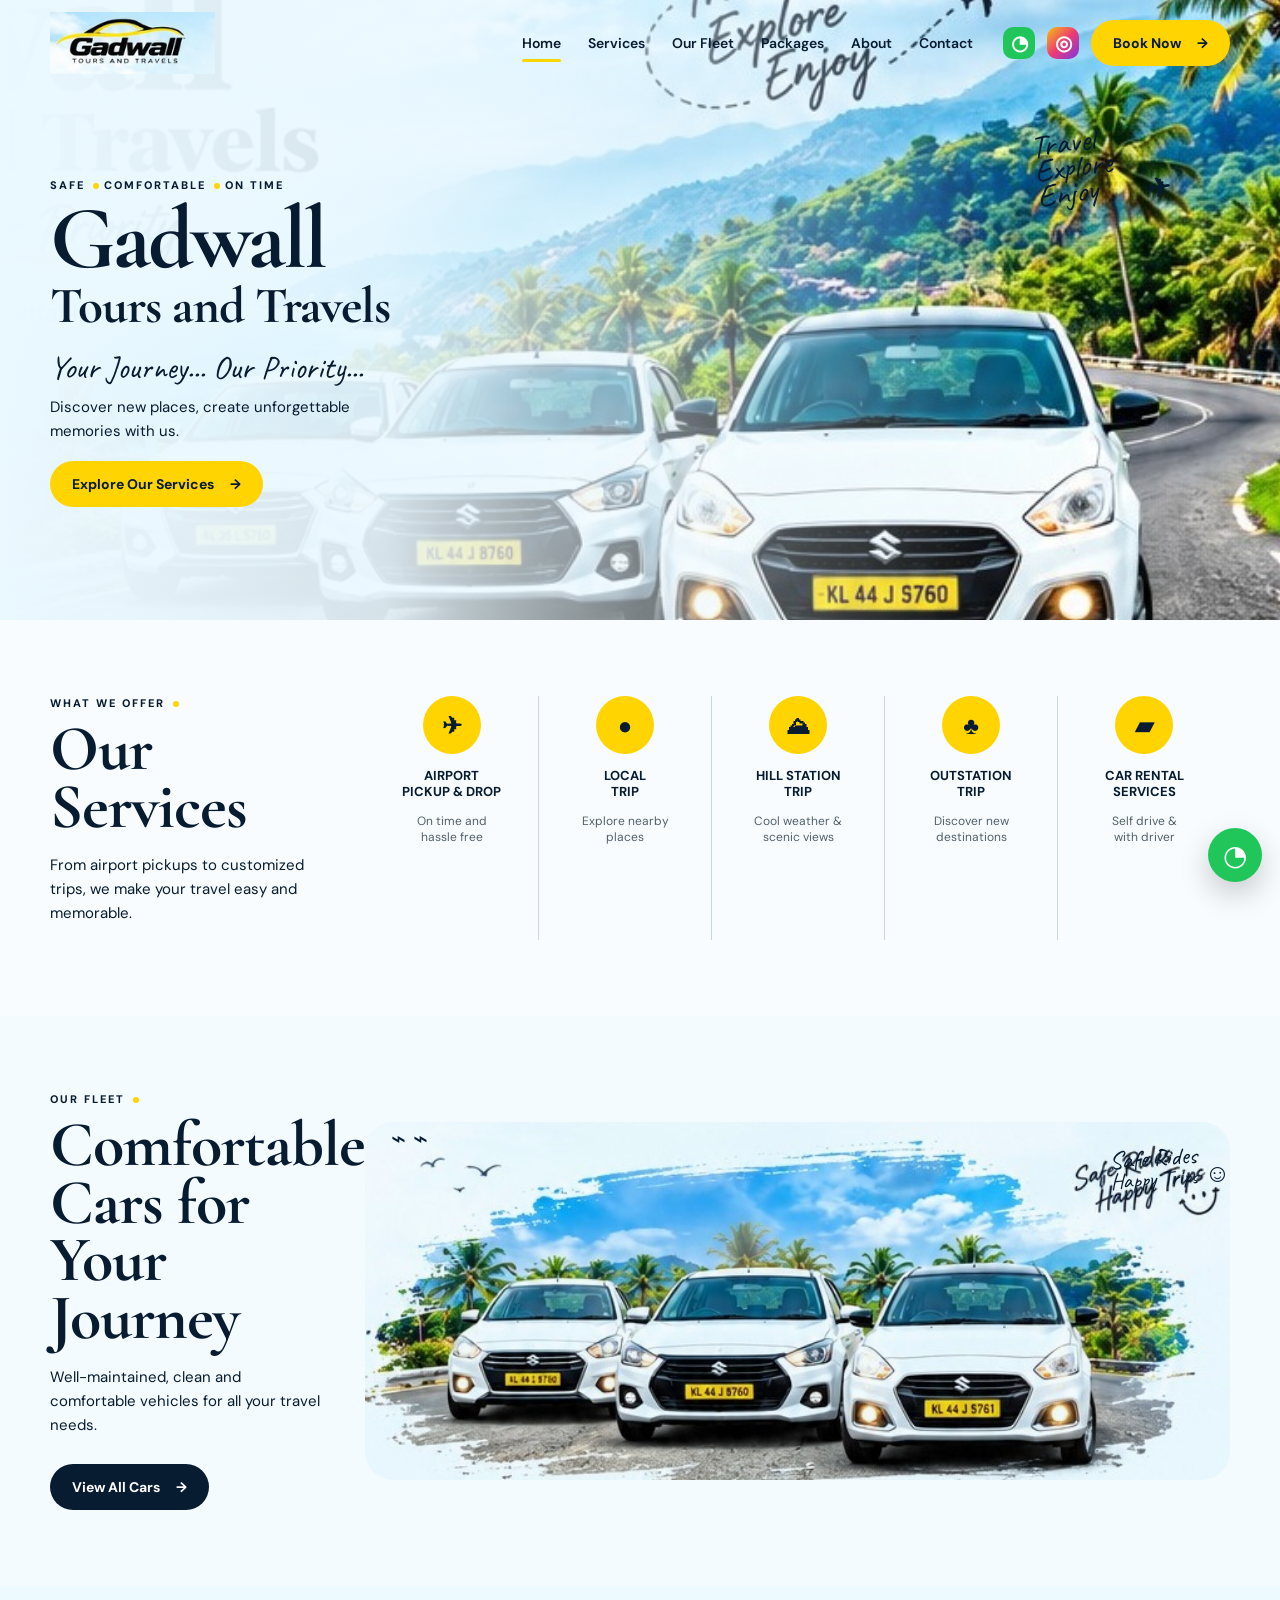
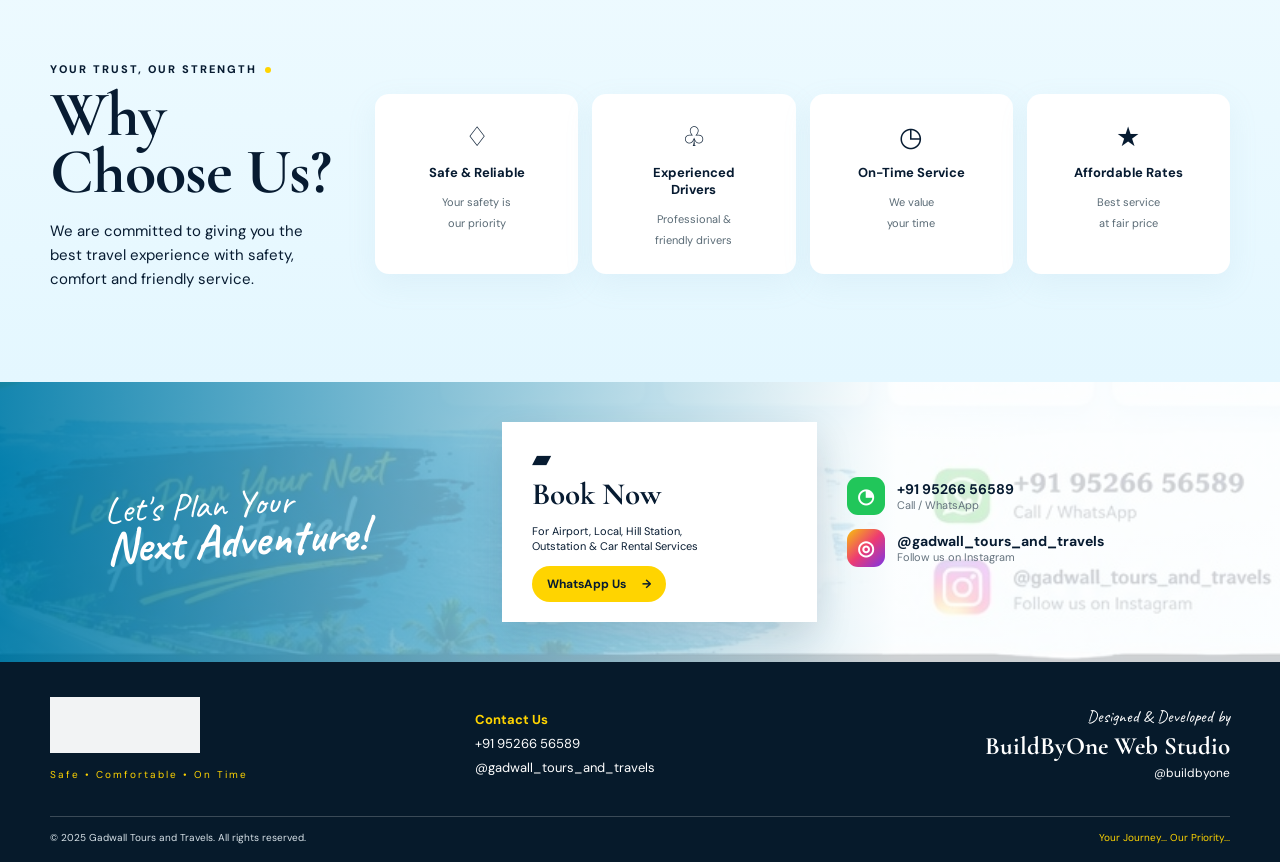
<file: index.html>
<!doctype html>
<html lang="en">
<head>
  <meta charset="utf-8">
  <meta name="viewport" content="width=device-width,initial-scale=1,viewport-fit=cover">
  <meta name="description" content="Gadwall Tours and Travels — safe, comfortable and on-time travel services.">
  <title>Gadwall Tours and Travels | Your Journey... Our Priority...</title>
  <link rel="preconnect" href="https://fonts.googleapis.com">
  <link rel="preconnect" href="https://fonts.gstatic.com" crossorigin>
  <link href="https://fonts.googleapis.com/css2?family=Caveat:wght@500;600;700&family=Cormorant+Garamond:wght@600;700&family=DM+Sans:wght@400;500;600;700&display=swap" rel="stylesheet">
  <link rel="stylesheet" href="styles.css">
</head>
<body>
<div class="site-shell">
  <header class="nav-wrap">
    <nav class="nav container">
      <a class="brand" href="index.html" aria-label="Gadwall Tours and Travels home">
        <img src="assets/logo.png" alt="Gadwall Tours and Travels">
      </a>
      <button class="menu-btn" aria-label="Open menu" aria-expanded="false"><span></span><span></span><span></span></button>
      <div class="nav-links">
        <a class="active" href="index.html">Home</a>
        <a href="services.html">Services</a>
        <a href="services.html#fleet">Our Fleet</a>
        <a href="services.html#packages">Packages</a>
        <a href="about.html">About</a>
        <a href="about.html#contact">Contact</a>
      </div>
      <div class="nav-actions">
        <a class="social wa" href="https://wa.me/919526656589" target="_blank" rel="noopener" aria-label="WhatsApp">◔</a>
        <a class="social ig" href="https://instagram.com/gadwall_tours_and_travels" target="_blank" rel="noopener" aria-label="Instagram">◎</a>
        <a class="btn btn-yellow" href="https://wa.me/919526656589?text=Hello%20Gadwall%20Tours%20and%20Travels%2C%20I%20would%20like%20to%20book%20a%20trip." target="_blank" rel="noopener">Book Now <span>→</span></a>
      </div>
    </nav>
  </header>

  <main>
    <section class="hero">
      <div class="hero-image"></div>
      <div class="hero-wash"></div>
      <div class="container hero-inner reveal">
        <div class="hero-copy">
          <p class="eyebrow">SAFE <i></i> COMFORTABLE <i></i> ON TIME</p>
          <h1>Gadwall <span>Tours and Travels</span></h1>
          <p class="script hero-tag">Your Journey... Our Priority...</p>
          <p class="lead">Discover new places, create unforgettable<br class="desktop"> memories with us.</p>
          <a class="btn btn-yellow" href="#services">Explore Our Services <span>→</span></a>
        </div>
        <div class="travel-doodle script">
          <span>Travel</span><span>Explore</span><span>Enjoy</span><b>✈</b>
        </div>
      </div>
    </section>

    <section id="services" class="section services-section">
      <div class="container services-grid">
        <div class="intro reveal">
          <p class="eyebrow">WHAT WE OFFER <i></i></p>
          <h2>Our Services</h2>
          <p>From airport pickups to customized trips, we make your travel easy and memorable.</p>
        </div>
        <div class="service-list">
          <article class="service-card reveal"><div class="icon">✈</div><h3>AIRPORT<br>PICKUP &amp; DROP</h3><p>On time and<br>hassle free</p></article>
          <article class="service-card reveal"><div class="icon">●</div><h3>LOCAL<br>TRIP</h3><p>Explore nearby<br>places</p></article>
          <article class="service-card reveal"><div class="icon">⛰</div><h3>HILL STATION<br>TRIP</h3><p>Cool weather &amp;<br>scenic views</p></article>
          <article class="service-card reveal"><div class="icon">♣</div><h3>OUTSTATION<br>TRIP</h3><p>Discover new<br>destinations</p></article>
          <article class="service-card reveal"><div class="icon">▰</div><h3>CAR RENTAL<br>SERVICES</h3><p>Self drive &amp;<br>with driver</p></article>
        </div>
      </div>
    </section>

    <section id="fleet" class="section fleet-section">
      <div class="container fleet-grid">
        <div class="fleet-copy reveal">
          <p class="eyebrow">OUR FLEET <i></i></p>
          <h2>Comfortable<br>Cars for Your<br>Journey</h2>
          <p>Well-maintained, clean and comfortable vehicles for all your travel needs.</p>
          <a class="btn btn-dark" href="services.html#fleet">View All Cars <span>→</span></a>
        </div>
        <div class="fleet-visual reveal">
          <img src="assets/fleet-cars.jpg" alt="Gadwall fleet of white cars">
          <div class="birds">⌁ ⌁</div>
          <p class="script safe-rides">Safe Rides<br><span>Happy Trips</span> ☺</p>
        </div>
      </div>
    </section>

    <section class="section trust-section">
      <div class="container trust-grid">
        <div class="trust-copy reveal">
          <p class="eyebrow">YOUR TRUST, OUR STRENGTH <i></i></p>
          <h2>Why Choose Us?</h2>
          <p>We are committed to giving you the best travel experience with safety, comfort and friendly service.</p>
        </div>
        <div class="trust-cards">
          <article class="trust-card reveal"><span>♢</span><h3>Safe &amp; Reliable</h3><small>Your safety is<br>our priority</small></article>
          <article class="trust-card reveal"><span>♧</span><h3>Experienced<br>Drivers</h3><small>Professional &amp;<br>friendly drivers</small></article>
          <article class="trust-card reveal"><span>◷</span><h3>On-Time Service</h3><small>We value<br>your time</small></article>
          <article class="trust-card reveal"><span>★</span><h3>Affordable Rates</h3><small>Best service<br>at fair price</small></article>
        </div>
      </div>
    </section>

    <section class="cta-section">
      <div class="cta-bg"></div>
      <div class="container cta-grid">
        <div class="cta-art reveal">
          <p class="script">Let's Plan Your<br><strong>Next Adventure!</strong></p>
        </div>
        <div class="cta-book reveal">
          <span class="mini-car">▰</span>
          <h2>Book Now</h2>
          <p>For Airport, Local, Hill Station,<br>Outstation &amp; Car Rental Services</p>
          <a class="btn btn-yellow" href="https://wa.me/919526656589?text=Hello%20Gadwall%20Tours%20and%20Travels%2C%20I%20would%20like%20to%20book%20a%20service." target="_blank" rel="noopener">WhatsApp Us <span>→</span></a>
        </div>
        <div class="cta-contact reveal">
          <a href="https://wa.me/919526656589" target="_blank" rel="noopener"><span class="contact-icon wa">◔</span><div><b>+91 95266 56589</b><small>Call / WhatsApp</small></div></a>
          <a href="https://instagram.com/gadwall_tours_and_travels" target="_blank" rel="noopener"><span class="contact-icon ig">◎</span><div><b>@gadwall_tours_and_travels</b><small>Follow us on Instagram</small></div></a>
        </div>
      </div>
    </section>
  </main>

  <footer class="footer">
    <div class="container footer-grid">
      <div><img class="footer-logo" src="assets/logo.png" alt="Gadwall Tours and Travels"><p class="footer-note">Safe • Comfortable • On Time</p></div>
      <div class="footer-contact"><b>Contact Us</b><a href="https://wa.me/919526656589">+91 95266 56589</a><a href="https://instagram.com/gadwall_tours_and_travels">@gadwall_tours_and_travels</a></div>
      <div class="developer"><span>Designed &amp; Developed by</span><strong>BuildByOne Web Studio</strong><a href="https://instagram.com/buildbyone">@buildbyone</a></div>
    </div>
    <div class="container footer-bottom"><span>© 2025 Gadwall Tours and Travels. All rights reserved.</span><span>Your Journey... Our Priority...</span></div>
  </footer>
  <a class="floating-wa" href="https://wa.me/919526656589" target="_blank" rel="noopener" aria-label="Chat on WhatsApp">◔</a>
</div>
<script src="script.js"></script>
</body>
</html>
</file>
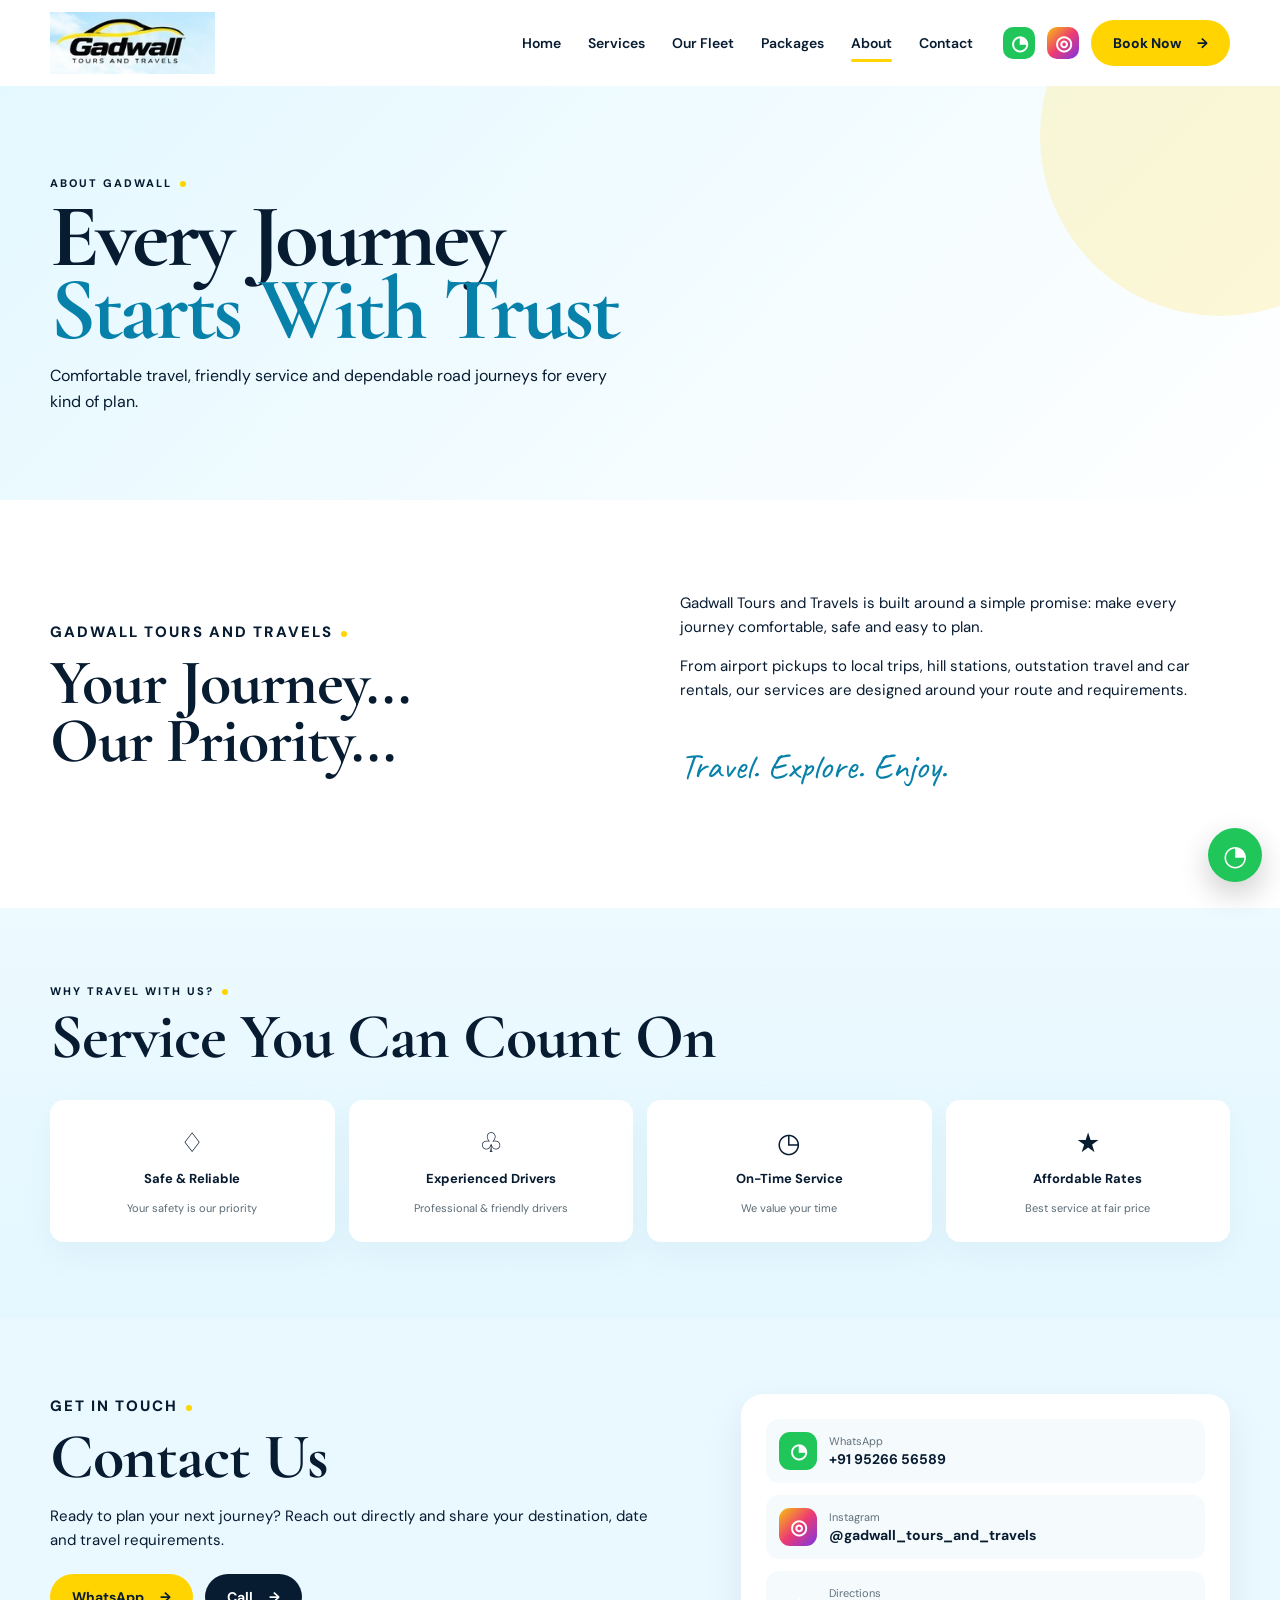
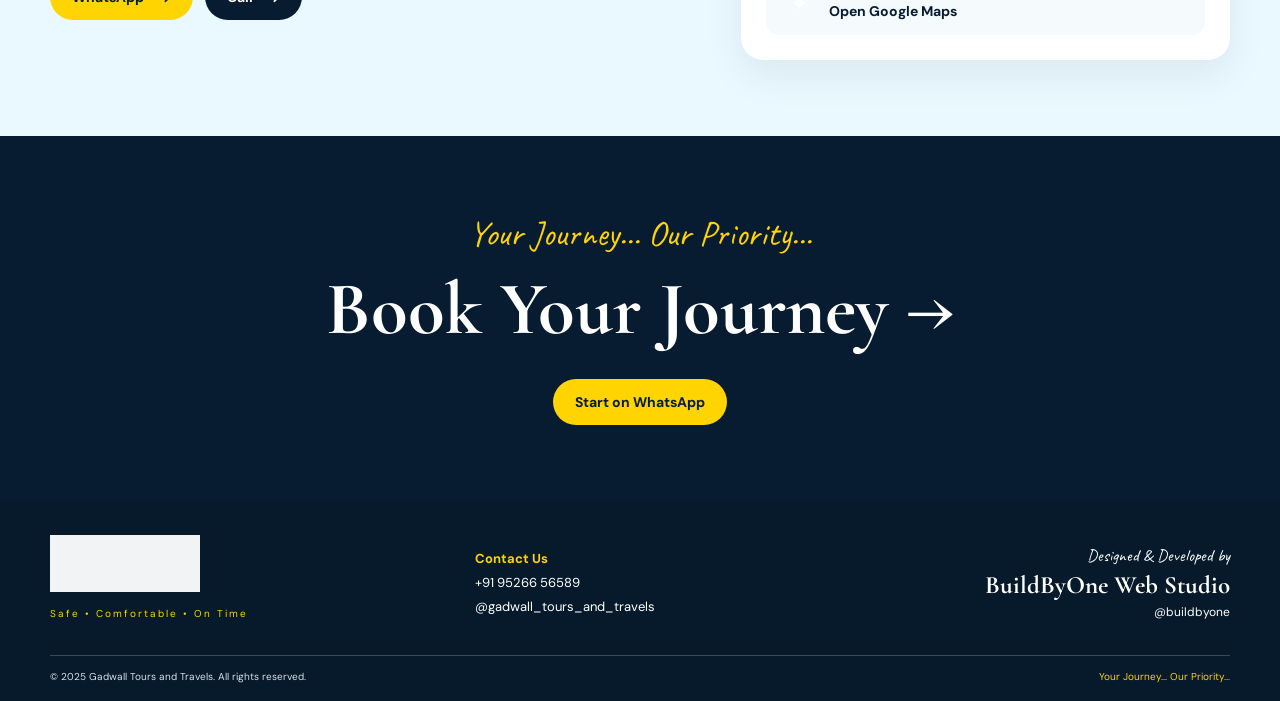
<file: about.html>
<!doctype html>
<html lang="en">
<head>
<meta charset="utf-8"><meta name="viewport" content="width=device-width,initial-scale=1">
<title>About & Contact | Gadwall Tours and Travels</title>
<link rel="preconnect" href="https://fonts.googleapis.com"><link rel="preconnect" href="https://fonts.gstatic.com" crossorigin>
<link href="https://fonts.googleapis.com/css2?family=Caveat:wght@500;600;700&family=Cormorant+Garamond:wght@600;700&family=DM+Sans:wght@400;500;600;700&display=swap" rel="stylesheet">
<link rel="stylesheet" href="styles.css">
</head>
<body>
<header class="nav-wrap inner-nav"><nav class="nav container">
<a class="brand" href="index.html"><img src="assets/logo.png" alt="Gadwall Tours and Travels"></a>
<button class="menu-btn" aria-label="Open menu" aria-expanded="false"><span></span><span></span><span></span></button>
<div class="nav-links"><a href="index.html">Home</a><a href="services.html">Services</a><a href="services.html#fleet">Our Fleet</a><a href="services.html#packages">Packages</a><a class="active" href="about.html">About</a><a href="#contact">Contact</a></div>
<div class="nav-actions"><a class="social wa" href="https://wa.me/919526656589">◔</a><a class="social ig" href="https://instagram.com/gadwall_tours_and_travels">◎</a><a class="btn btn-yellow" href="https://wa.me/919526656589">Book Now <span>→</span></a></div>
</nav></header>
<main>
<section class="inner-hero about-hero"><div class="container reveal"><p class="eyebrow">ABOUT GADWALL <i></i></p><h1>Every Journey<br><em>Starts With Trust</em></h1><p>Comfortable travel, friendly service and dependable road journeys for every kind of plan.</p></div></section>
<section class="section about-story"><div class="container two-col"><div class="reveal"><p class="eyebrow">GADWALL TOURS AND TRAVELS <i></i></p><h2>Your Journey...<br>Our Priority...</h2></div><div class="story-copy reveal"><p>Gadwall Tours and Travels is built around a simple promise: make every journey comfortable, safe and easy to plan.</p><p>From airport pickups to local trips, hill stations, outstation travel and car rentals, our services are designed around your route and requirements.</p><p class="script">Travel. Explore. Enjoy.</p></div></div></section>
<section class="section trust-section about-trust"><div class="container"><div class="section-heading reveal"><p class="eyebrow">WHY TRAVEL WITH US? <i></i></p><h2>Service You Can Count On</h2></div><div class="trust-cards four"><article class="trust-card reveal"><span>♢</span><h3>Safe &amp; Reliable</h3><small>Your safety is our priority</small></article><article class="trust-card reveal"><span>♧</span><h3>Experienced Drivers</h3><small>Professional &amp; friendly drivers</small></article><article class="trust-card reveal"><span>◷</span><h3>On-Time Service</h3><small>We value your time</small></article><article class="trust-card reveal"><span>★</span><h3>Affordable Rates</h3><small>Best service at fair price</small></article></div></div></section>
<section id="contact" class="section contact-section"><div class="container contact-grid"><div class="reveal"><p class="eyebrow">GET IN TOUCH <i></i></p><h2>Contact Us</h2><p>Ready to plan your next journey? Reach out directly and share your destination, date and travel requirements.</p><div class="contact-buttons"><a class="btn btn-yellow" href="https://wa.me/919526656589?text=Hello%20Gadwall%20Tours%20and%20Travels%2C%20I%20want%20to%20plan%20a%20trip.">WhatsApp <span>→</span></a><a class="btn btn-dark" href="tel:+919526656589">Call <span>→</span></a></div></div><div class="contact-panel reveal"><a href="https://wa.me/919526656589"><span class="contact-icon wa">◔</span><div><small>WhatsApp</small><b>+91 95266 56589</b></div></a><a href="https://instagram.com/gadwall_tours_and_travels"><span class="contact-icon ig">◎</span><div><small>Instagram</small><b>@gadwall_tours_and_travels</b></div></a><a href="https://www.google.com/maps/search/?api=1&query=Gadwall%20Tours%20and%20Travels%20Kerala" target="_blank" rel="noopener"><span class="contact-icon">⌖</span><div><small>Directions</small><b>Open Google Maps</b></div></a></div></div></section>
<section class="final-cta"><div class="container reveal"><p class="script">Your Journey... Our Priority...</p><h2>Book Your Journey →</h2><a class="btn btn-yellow" href="https://wa.me/919526656589?text=Hello%20Gadwall%20Tours%20and%20Travels%2C%20I%20would%20like%20to%20book%20a%20journey.">Start on WhatsApp</a></div></section>
</main>
<footer class="footer"><div class="container footer-grid"><div><img class="footer-logo" src="assets/logo.png" alt="Gadwall"><p class="footer-note">Safe • Comfortable • On Time</p></div><div class="footer-contact"><b>Contact Us</b><a href="https://wa.me/919526656589">+91 95266 56589</a><a href="https://instagram.com/gadwall_tours_and_travels">@gadwall_tours_and_travels</a></div><div class="developer"><span>Designed &amp; Developed by</span><strong>BuildByOne Web Studio</strong><a href="https://instagram.com/buildbyone">@buildbyone</a></div></div><div class="container footer-bottom"><span>© 2025 Gadwall Tours and Travels. All rights reserved.</span><span>Your Journey... Our Priority...</span></div></footer>
<a class="floating-wa" href="https://wa.me/919526656589" aria-label="WhatsApp">◔</a>
<script src="script.js"></script>
</body></html>
</file>
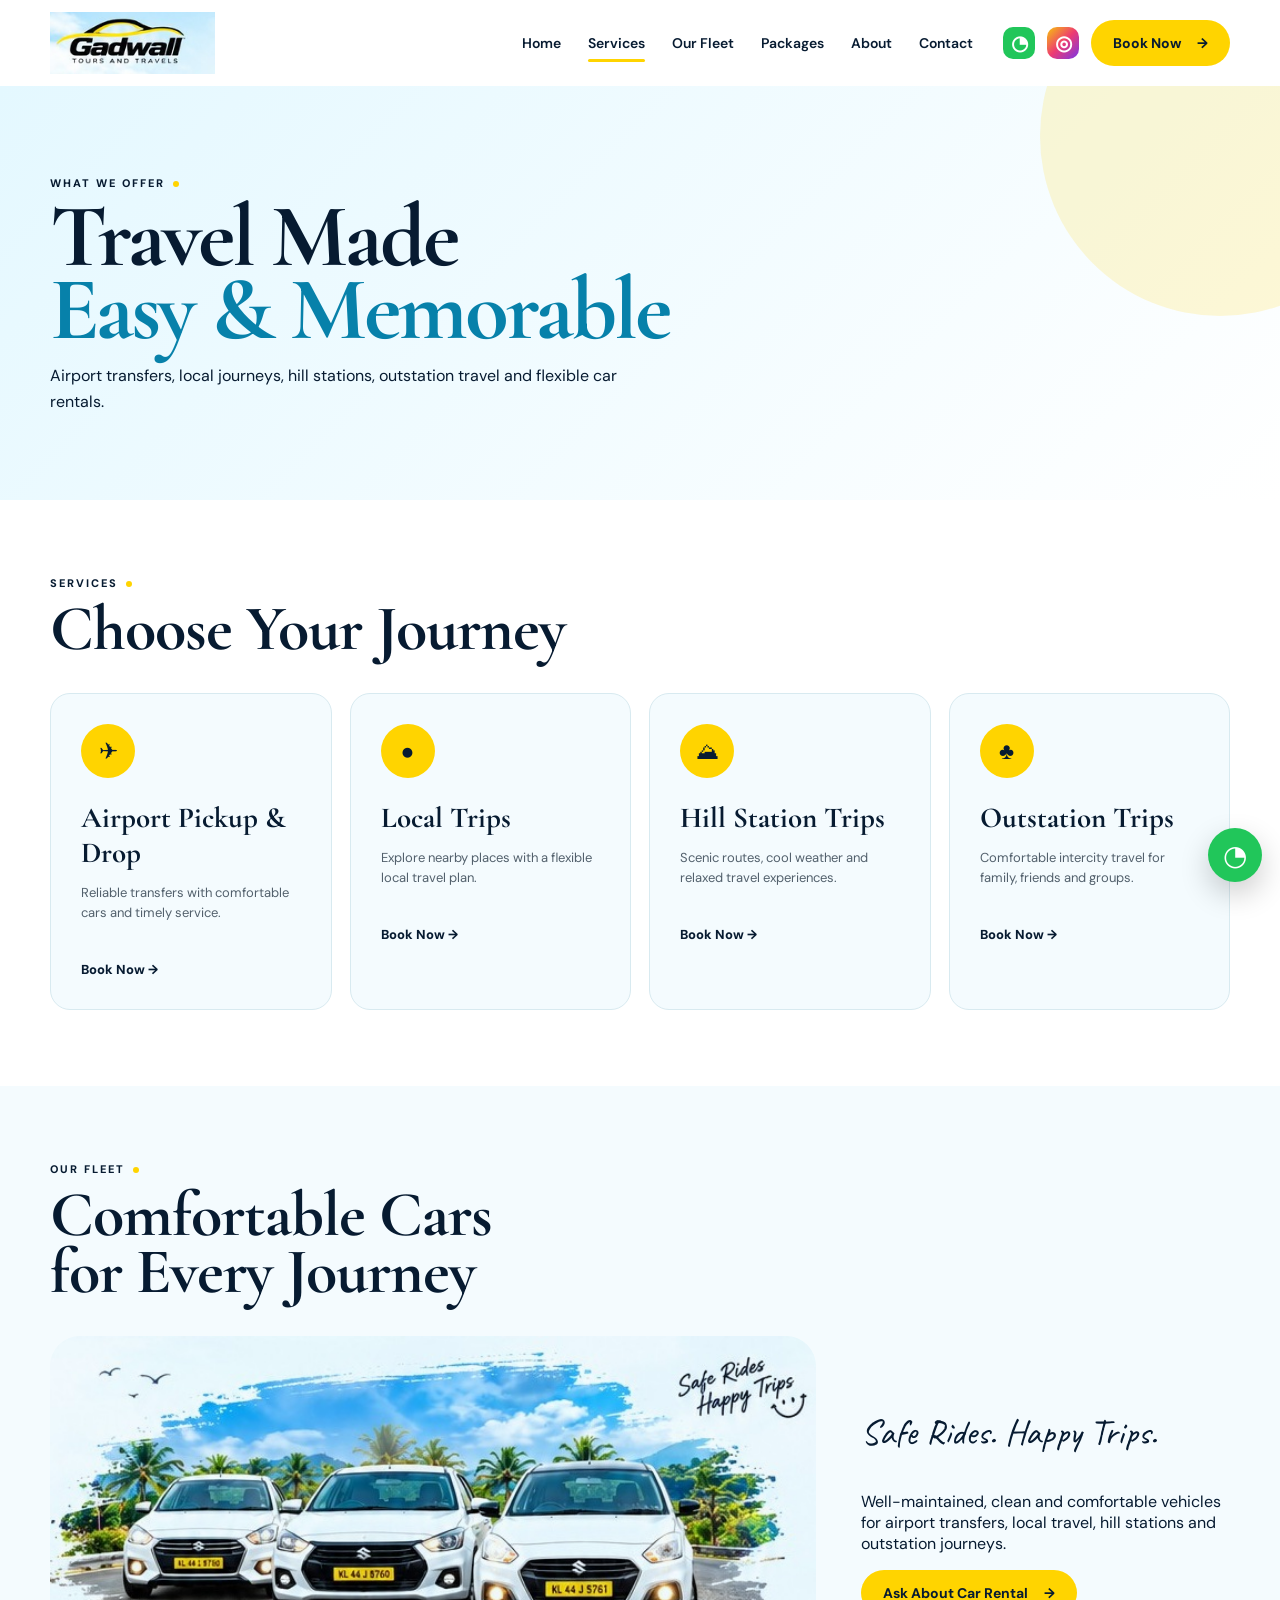
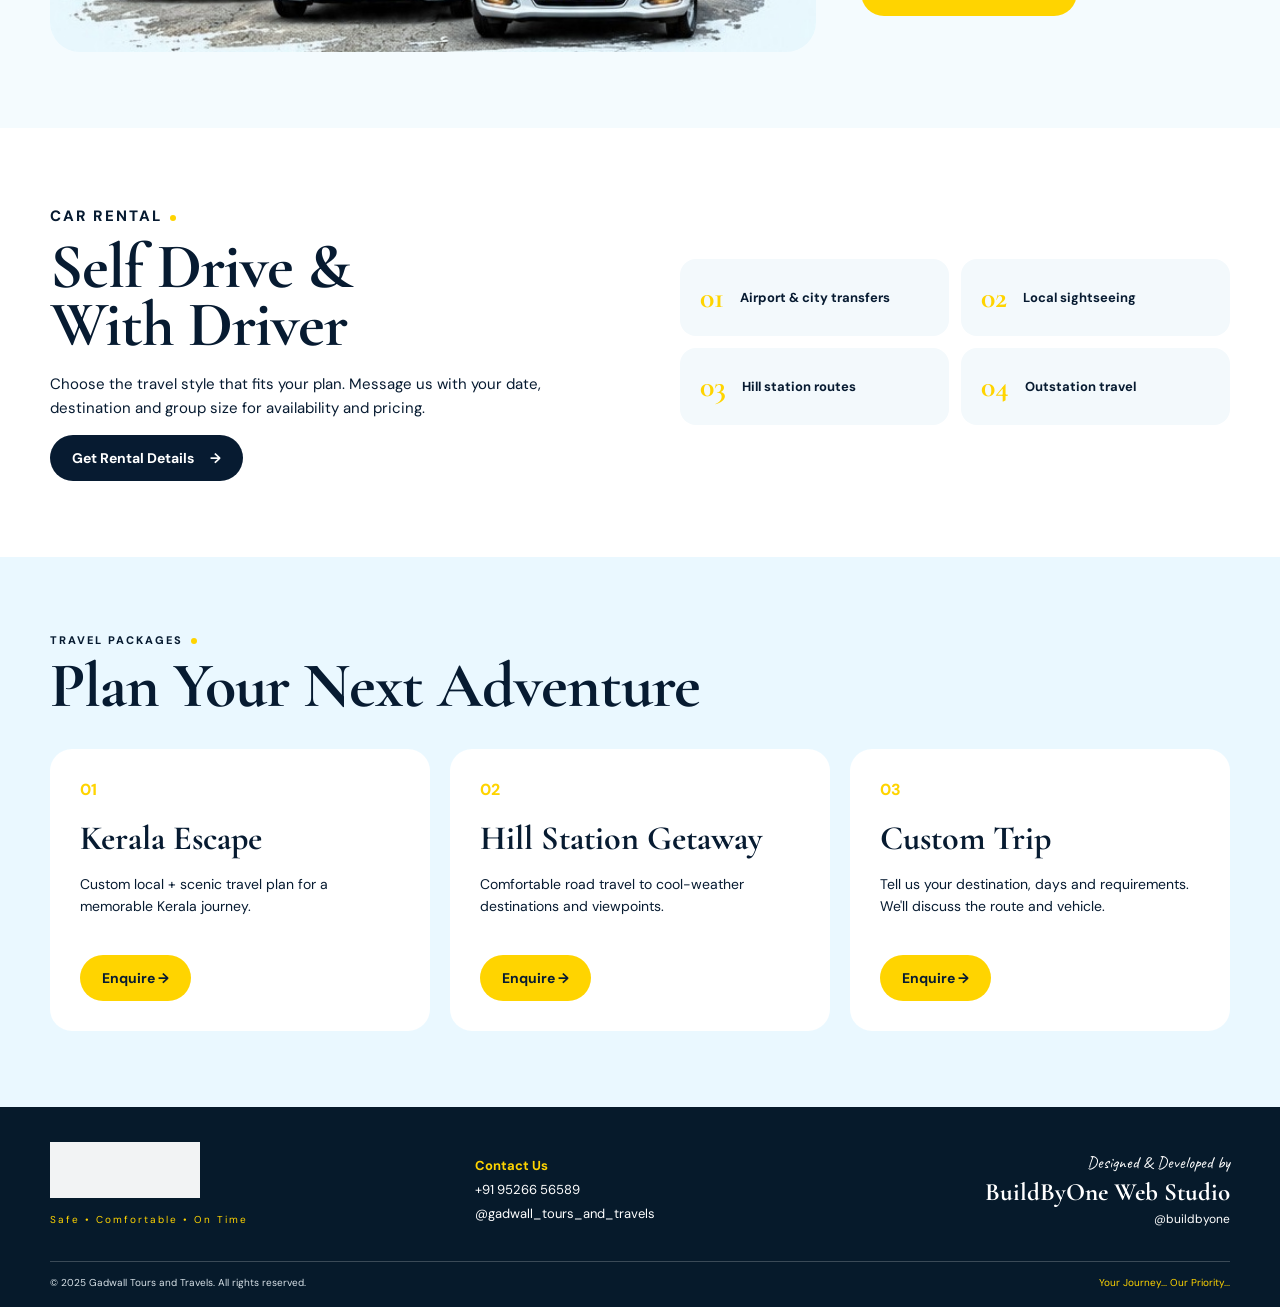
<file: services.html>
<!doctype html>
<html lang="en">
<head>
<meta charset="utf-8"><meta name="viewport" content="width=device-width,initial-scale=1">
<title>Services & Fleet | Gadwall Tours and Travels</title>
<link rel="preconnect" href="https://fonts.googleapis.com"><link rel="preconnect" href="https://fonts.gstatic.com" crossorigin>
<link href="https://fonts.googleapis.com/css2?family=Caveat:wght@500;600;700&family=Cormorant+Garamond:wght@600;700&family=DM+Sans:wght@400;500;600;700&display=swap" rel="stylesheet">
<link rel="stylesheet" href="styles.css">
</head>
<body>
<header class="nav-wrap inner-nav"><nav class="nav container">
<a class="brand" href="index.html"><img src="assets/logo.png" alt="Gadwall Tours and Travels"></a>
<button class="menu-btn" aria-label="Open menu" aria-expanded="false"><span></span><span></span><span></span></button>
<div class="nav-links"><a href="index.html">Home</a><a class="active" href="services.html">Services</a><a href="#fleet">Our Fleet</a><a href="#packages">Packages</a><a href="about.html">About</a><a href="about.html#contact">Contact</a></div>
<div class="nav-actions"><a class="social wa" href="https://wa.me/919526656589">◔</a><a class="social ig" href="https://instagram.com/gadwall_tours_and_travels">◎</a><a class="btn btn-yellow" href="https://wa.me/919526656589">Book Now <span>→</span></a></div>
</nav></header>
<main>
<section class="inner-hero"><div class="container reveal"><p class="eyebrow">WHAT WE OFFER <i></i></p><h1>Travel Made<br><em>Easy &amp; Memorable</em></h1><p>Airport transfers, local journeys, hill stations, outstation travel and flexible car rentals.</p></div></section>
<section class="section catalog"><div class="container">
<div class="section-heading reveal"><p class="eyebrow">SERVICES <i></i></p><h2>Choose Your Journey</h2></div>
<div class="catalog-grid">
<article class="catalog-card reveal"><div class="catalog-icon">✈</div><h3>Airport Pickup &amp; Drop</h3><p>Reliable transfers with comfortable cars and timely service.</p><a class="text-link" href="https://wa.me/919526656589?text=Hello%20Gadwall%2C%20I%20need%20an%20airport%20pickup%20or%20drop.">Book Now →</a></article>
<article class="catalog-card reveal"><div class="catalog-icon">●</div><h3>Local Trips</h3><p>Explore nearby places with a flexible local travel plan.</p><a class="text-link" href="https://wa.me/919526656589?text=Hello%20Gadwall%2C%20I%20want%20to%20plan%20a%20local%20trip.">Book Now →</a></article>
<article class="catalog-card reveal"><div class="catalog-icon">⛰</div><h3>Hill Station Trips</h3><p>Scenic routes, cool weather and relaxed travel experiences.</p><a class="text-link" href="https://wa.me/919526656589?text=Hello%20Gadwall%2C%20I%20want%20to%20plan%20a%20hill%20station%20trip.">Book Now →</a></article>
<article class="catalog-card reveal"><div class="catalog-icon">♣</div><h3>Outstation Trips</h3><p>Comfortable intercity travel for family, friends and groups.</p><a class="text-link" href="https://wa.me/919526656589?text=Hello%20Gadwall%2C%20I%20want%20to%20plan%20an%20outstation%20trip.">Book Now →</a></article>
</div>
</div></section>

<section id="fleet" class="section fleet-page"><div class="container">
<div class="section-heading reveal"><p class="eyebrow">OUR FLEET <i></i></p><h2>Comfortable Cars<br>for Every Journey</h2></div>
<div class="fleet-showcase reveal"><img src="assets/fleet-cars.jpg" alt="Gadwall white car fleet"><div><p class="script">Safe Rides. Happy Trips.</p><p>Well-maintained, clean and comfortable vehicles for airport transfers, local travel, hill stations and outstation journeys.</p><a class="btn btn-yellow" href="https://wa.me/919526656589?text=Hello%20Gadwall%2C%20I%20want%20to%20rent%20a%20car.">Ask About Car Rental <span>→</span></a></div></div>
</div></section>

<section class="section rental"><div class="container two-col">
<div class="reveal"><p class="eyebrow">CAR RENTAL <i></i></p><h2>Self Drive &amp;<br>With Driver</h2><p>Choose the travel style that fits your plan. Message us with your date, destination and group size for availability and pricing.</p><a class="btn btn-dark" href="https://wa.me/919526656589?text=Hello%20Gadwall%2C%20I%20would%20like%20car%20rental%20details.">Get Rental Details <span>→</span></a></div>
<div class="rental-points reveal"><div><b>01</b><span>Airport &amp; city transfers</span></div><div><b>02</b><span>Local sightseeing</span></div><div><b>03</b><span>Hill station routes</span></div><div><b>04</b><span>Outstation travel</span></div></div>
</div></section>

<section id="packages" class="section packages"><div class="container"><div class="section-heading reveal"><p class="eyebrow">TRAVEL PACKAGES <i></i></p><h2>Plan Your Next Adventure</h2></div>
<div class="package-grid">
<article class="package-card reveal"><span>01</span><h3>Kerala Escape</h3><p>Custom local + scenic travel plan for a memorable Kerala journey.</p><a href="https://wa.me/919526656589?text=Hello%20Gadwall%2C%20I%20want%20a%20Kerala%20travel%20package." class="btn btn-yellow">Enquire →</a></article>
<article class="package-card reveal"><span>02</span><h3>Hill Station Getaway</h3><p>Comfortable road travel to cool-weather destinations and viewpoints.</p><a href="https://wa.me/919526656589?text=Hello%20Gadwall%2C%20I%20want%20a%20hill%20station%20package." class="btn btn-yellow">Enquire →</a></article>
<article class="package-card reveal"><span>03</span><h3>Custom Trip</h3><p>Tell us your destination, days and requirements. We'll discuss the route and vehicle.</p><a href="https://wa.me/919526656589?text=Hello%20Gadwall%2C%20I%20want%20a%20custom%20trip." class="btn btn-yellow">Enquire →</a></article>
</div></div></section>
</main>
<footer class="footer"><div class="container footer-grid"><div><img class="footer-logo" src="assets/logo.png" alt="Gadwall"><p class="footer-note">Safe • Comfortable • On Time</p></div><div class="footer-contact"><b>Contact Us</b><a href="https://wa.me/919526656589">+91 95266 56589</a><a href="https://instagram.com/gadwall_tours_and_travels">@gadwall_tours_and_travels</a></div><div class="developer"><span>Designed &amp; Developed by</span><strong>BuildByOne Web Studio</strong><a href="https://instagram.com/buildbyone">@buildbyone</a></div></div><div class="container footer-bottom"><span>© 2025 Gadwall Tours and Travels. All rights reserved.</span><span>Your Journey... Our Priority...</span></div></footer>
<a class="floating-wa" href="https://wa.me/919526656589" aria-label="WhatsApp">◔</a>
<script src="script.js"></script>
</body></html>
</file>
<file: styles.css>
*{box-sizing:border-box}html{scroll-behavior:smooth}body{margin:0;background:#f7fbfd;color:#071b31;font-family:"DM Sans",sans-serif;overflow-x:hidden}.container{width:min(1180px,calc(100% - 48px));margin:auto}.nav-wrap{position:absolute;z-index:50;top:0;left:0;right:0}.inner-nav{position:relative;background:#fff}.nav{height:86px;display:flex;align-items:center;gap:30px}.brand img{width:165px;height:auto;display:block}.nav-links{display:flex;gap:27px;align-items:center;margin-left:auto}.nav-links a{color:#071b31;text-decoration:none;font-size:14px;font-weight:600;position:relative}.nav-links a.active:after{content:"";position:absolute;height:3px;border-radius:3px;background:#ffd400;left:0;right:0;bottom:-10px}.nav-actions{display:flex;align-items:center;gap:12px}.social{width:32px;height:32px;border-radius:10px;display:grid;place-items:center;color:#fff;text-decoration:none;font-weight:800;font-size:20px}.social.wa,.contact-icon.wa{background:#21c65a}.social.ig,.contact-icon.ig{background:linear-gradient(135deg,#f7c20b,#ed3b72,#7a36e7)}.btn{display:inline-flex;align-items:center;justify-content:center;gap:16px;border-radius:999px;padding:14px 22px;text-decoration:none;font-weight:700;font-size:14px;transition:.25s transform,.25s box-shadow}.btn:hover{transform:translateY(-3px);box-shadow:0 12px 28px #071b3122}.btn-yellow{background:#ffd400;color:#071b31}.btn-dark{background:#071b31;color:#fff}.hero{min-height:620px;position:relative;overflow:hidden}.hero-image{position:absolute;inset:0;background-image:url("assets/hero-travel.jpg");background-size:cover;background-position:center right;transform:scale(1.03)}.hero-wash{position:absolute;inset:0;background:linear-gradient(90deg,#eaf8ff 0%,#eaf8ffe8 30%,#eaf8ff65 56%,#eaf8ff00 80%)}.hero-inner{position:relative;min-height:620px;display:flex;align-items:center}.hero-copy{padding-top:65px;max-width:650px}.eyebrow{font-size:11px;letter-spacing:2px;font-weight:800;margin:0 0 10px;text-transform:uppercase}.eyebrow i{display:inline-block;width:6px;height:6px;border-radius:50%;background:#ffd400;margin-left:3px}.hero h1,.inner-hero h1{font:700 clamp(58px,7vw,92px)/.82 "Cormorant Garamond",serif;margin:0;color:#071b31;letter-spacing:-3px}.hero h1 span{display:block;font-size:.57em;letter-spacing:-1px;margin-top:10px}.script{font-family:Caveat,cursive}.hero-tag{font-size:32px;margin:20px 0 8px;color:#071b31}.lead{font-size:15px;line-height:1.55;margin:0 0 18px}.travel-doodle{position:absolute;right:10%;top:21%;font-size:32px;line-height:.78;transform:rotate(-8deg);display:flex;flex-direction:column}.travel-doodle b{font-family:inherit;position:absolute;right:-55px;bottom:-5px;font-size:26px}.section{padding:76px 0}.services-section{background:#f8fcfe}.services-grid{display:grid;grid-template-columns:270px 1fr;gap:45px}.intro h2,.fleet-copy h2,.trust-copy h2,.section-heading h2,.two-col h2,.contact-section h2{font:700 clamp(42px,5vw,64px)/.9 "Cormorant Garamond",serif;margin:0 0 18px;letter-spacing:-1px}.intro p:last-child,.fleet-copy>p:last-of-type,.trust-copy>p:last-child,.two-col p,.contact-section p{font-size:15px;line-height:1.6}.service-list{display:grid;grid-template-columns:repeat(5,1fr);gap:0}.service-card{text-align:center;border-left:1px solid #c9d7de;padding:0 13px}.service-card:first-child{border-left:0}.icon{width:58px;height:58px;background:#ffd400;border-radius:50%;display:grid;place-items:center;margin:0 auto 14px;font-size:24px;font-weight:800}.service-card h3{font-size:13px;line-height:1.25;margin:0 0 10px}.service-card p{font-size:12px;line-height:1.4;color:#52606c}.fleet-section{background:#f4fbfe}.fleet-grid{display:grid;grid-template-columns:270px 1fr;gap:45px;align-items:center}.fleet-copy .btn{margin-top:12px}.fleet-visual{position:relative}.fleet-visual img{width:100%;display:block;mix-blend-mode:multiply;border-radius:28px}.birds{position:absolute;left:3%;top:0;font-size:25px}.safe-rides{position:absolute;right:0;top:0;font-size:25px;line-height:.8;transform:rotate(-4deg)}.safe-rides span{font-size:22px}.trust-section{background:linear-gradient(#edfaff,#e4f7ff)}.trust-grid{display:grid;grid-template-columns:285px 1fr;gap:40px;align-items:center}.trust-cards{display:grid;grid-template-columns:repeat(4,1fr);gap:14px}.trust-card{background:#fff;border-radius:14px;padding:25px 14px;text-align:center;box-shadow:0 10px 30px #8bb5c51c}.trust-card span{display:block;font-size:27px;margin-bottom:10px}.trust-card h3{font-size:13px;margin:0 0 9px}.trust-card small{font-size:11px;line-height:1.35;color:#596a75}.cta-section{position:relative;overflow:hidden;padding:40px 0}.cta-bg{position:absolute;inset:0;background:linear-gradient(90deg,#057eaaee,#ffffffcc 70%),url("assets/coastal-road.jpg") center/cover}.cta-grid{position:relative;display:grid;grid-template-columns:1.1fr .8fr 1fr;gap:20px;align-items:center;min-height:150px}.cta-art{padding-left:55px}.cta-art p{font-size:37px;line-height:.9;color:#fff;margin:0;transform:rotate(-3deg)}.cta-art strong{font-size:47px}.cta-book{background:#fff;padding:20px 30px;box-shadow:0 15px 35px #071b3122;transform:rotate(-1deg)}.mini-car{font-size:25px}.cta-book h2{font:700 31px "Cormorant Garamond",serif;margin:0}.cta-book p{font-size:11px;line-height:1.4}.cta-book .btn{padding:10px 15px;font-size:12px}.cta-contact{display:grid;gap:14px;padding-left:10px}.cta-contact a,.contact-panel a{display:flex;align-items:center;gap:12px;text-decoration:none;color:#071b31}.contact-icon{width:38px;height:38px;border-radius:11px;color:#fff;display:grid;place-items:center;font-weight:800;font-size:20px;flex:none}.cta-contact b{display:block;font-size:14px}.cta-contact small{display:block;font-size:11px;color:#65737e}.footer{background:#061a2b;color:#fff;padding:35px 0 18px}.footer-grid{display:grid;grid-template-columns:1.2fr 1fr 1.2fr;gap:30px;align-items:center}.footer-logo{width:150px;filter:brightness(0) invert(1);opacity:.95}.footer-note{font-size:10px;letter-spacing:2px;color:#ffd400}.footer-contact{display:grid;gap:7px;font-size:13px}.footer-contact a,.developer a{color:#fff;text-decoration:none}.footer-contact b{color:#ffd400}.developer{text-align:right;display:grid;gap:4px}.developer span{font:17px Caveat,cursive}.developer strong{font:700 25px "Cormorant Garamond",serif}.developer a{font-size:12px}.footer-bottom{border-top:1px solid #ffffff35;margin-top:25px;padding-top:14px;display:flex;justify-content:space-between;font-size:10px;color:#d8e2e8}.footer-bottom span:last-child{color:#ffd400}.floating-wa{position:fixed;right:18px;bottom:18px;width:54px;height:54px;background:#21c65a;color:#fff;border-radius:50%;display:grid;place-items:center;text-decoration:none;font-size:28px;z-index:80;box-shadow:0 12px 30px #0003}.inner-hero{padding:90px 0 70px;background:linear-gradient(135deg,#e4f8ff,#fff);position:relative;overflow:hidden}.inner-hero:after{content:"";position:absolute;width:360px;height:360px;border-radius:50%;background:#ffd400;opacity:.16;right:-120px;top:-130px}.inner-hero h1 em{font-style:normal;color:#0781aa}.inner-hero p:last-child{max-width:570px;font-size:16px;line-height:1.6}.catalog{background:#fff}.section-heading{margin-bottom:35px}.catalog-grid{display:grid;grid-template-columns:repeat(4,1fr);gap:18px}.catalog-card{background:#f4fbfe;border:1px solid #d8eaf0;border-radius:20px;padding:30px;transition:.25s}.catalog-card:hover,.package-card:hover{transform:translateY(-6px);box-shadow:0 18px 40px #071b3114}.catalog-icon{width:54px;height:54px;border-radius:50%;display:grid;place-items:center;background:#ffd400;font-size:23px}.catalog-card h3{font:700 29px "Cormorant Garamond",serif;margin:22px 0 10px}.catalog-card p{font-size:13px;line-height:1.55;color:#52606c;min-height:62px}.text-link{color:#071b31;font-weight:800;text-decoration:none;font-size:13px}.fleet-page{background:#f4fbfe}.fleet-showcase{display:grid;grid-template-columns:1.35fr .65fr;gap:45px;align-items:center}.fleet-showcase img{width:100%;border-radius:30px;mix-blend-mode:multiply}.fleet-showcase .script{font-size:36px}.rental{background:#fff}.two-col{display:grid;grid-template-columns:1fr 1fr;gap:80px;align-items:center}.rental-points{display:grid;grid-template-columns:1fr 1fr;gap:12px}.rental-points div{background:#f3f9fc;padding:20px;border-radius:16px;display:flex;gap:16px;align-items:center}.rental-points b{font:700 30px "Cormorant Garamond",serif;color:#ffd400}.rental-points span{font-weight:700;font-size:13px}.packages{background:#eaf8ff}.package-grid{display:grid;grid-template-columns:repeat(3,1fr);gap:20px}.package-card{background:#fff;border-radius:22px;padding:30px;transition:.25s}.package-card>span{color:#ffd400;font-weight:800}.package-card h3{font:700 34px "Cormorant Garamond",serif;margin:18px 0 8px}.package-card p{font-size:14px;line-height:1.6;min-height:68px}.about-story{background:#fff}.story-copy{font-size:16px}.story-copy .script{font-size:36px;color:#0781aa}.about-trust .four{max-width:none}.contact-section{background:#eaf8ff}.contact-grid{display:grid;grid-template-columns:1fr .8fr;gap:80px}.contact-buttons{display:flex;gap:12px;margin-top:22px}.contact-panel{background:#fff;border-radius:22px;padding:25px;display:grid;gap:12px;box-shadow:0 15px 40px #071b3112}.contact-panel a{padding:13px;border-radius:13px;background:#f5fafc}.contact-panel small,.contact-panel b{display:block}.contact-panel small{font-size:11px;color:#60717c;margin-bottom:2px}.contact-panel b{font-size:14px}.final-cta{background:#071b31;color:#fff;text-align:center;padding:75px 0}.final-cta .script{font-size:35px;color:#ffd400;margin:0}.final-cta h2{font:700 clamp(45px,6vw,75px) "Cormorant Garamond",serif;margin:8px 0 24px}.reveal{opacity:0;transform:translateY(24px);transition:opacity .7s ease,transform .7s ease}.reveal.visible{opacity:1;transform:none}
@media(max-width:900px){.nav{height:76px}.nav-links,.nav-actions{display:none}.menu-btn{display:flex;margin-left:auto}.menu-btn{width:42px;height:42px;border:0;background:#ffd400;border-radius:12px;flex-direction:column;justify-content:center;gap:5px;padding:0 10px}.menu-btn span{height:2px;background:#071b31;width:100%;transition:.2s}.nav.mobile-open .nav-links{display:flex;position:absolute;top:70px;left:15px;right:15px;background:#fff;border-radius:18px;padding:18px;box-shadow:0 18px 40px #071b3130;flex-direction:column;align-items:stretch;gap:0}.nav.mobile-open .nav-links a{padding:13px 8px}.nav.mobile-open .nav-links a.active:after{display:none}.nav.mobile-open .nav-actions{display:flex;position:absolute;top:355px;left:15px;right:15px;background:#fff;padding:10px;border-radius:18px;box-shadow:0 18px 40px #071b3130}.hero{min-height:720px}.hero-inner{min-height:720px;align-items:flex-start;padding-top:155px}.hero-image{background-position:58% center}.hero-wash{background:linear-gradient(180deg,#eaf8fff2 0%,#eaf8ffdc 45%,#eaf8ff55 75%,#eaf8ff00 100%)}.hero-copy{padding:0}.travel-doodle{top:32%;right:8%;font-size:25px}.services-grid,.fleet-grid,.trust-grid{grid-template-columns:1fr}.service-list{grid-template-columns:repeat(2,1fr);gap:18px;margin-top:25px}.service-card{border:0;border-top:1px solid #c9d7de;padding-top:18px}.service-card:nth-child(-n+2){border-top:0}.trust-cards{grid-template-columns:repeat(2,1fr);margin-top:25px}.cta-grid{grid-template-columns:1fr}.cta-art{padding:10px 20px}.cta-book{max-width:460px}.cta-contact{padding:10px 20px}.footer-grid{grid-template-columns:1fr 1fr}.developer{text-align:left}.footer-bottom{gap:12px;flex-direction:column}.catalog-grid{grid-template-columns:repeat(2,1fr)}.fleet-showcase,.two-col,.contact-grid{grid-template-columns:1fr;gap:30px}.package-grid{grid-template-columns:1fr}.inner-hero{padding-top:55px}.nav-wrap.inner-nav .nav{position:relative}}
@media(max-width:560px){.container{width:min(100% - 28px,1180px)}.brand img{width:135px}.hero h1{font-size:59px}.hero h1 span{font-size:31px}.hero-tag{font-size:27px}.desktop{display:none}.hero{min-height:760px}.hero-inner{min-height:760px;padding-top:140px}.travel-doodle{top:39%;right:7%;font-size:23px}.section{padding:55px 0}.intro h2,.fleet-copy h2,.trust-copy h2,.section-heading h2,.two-col h2,.contact-section h2{font-size:48px}.service-list,.trust-cards,.catalog-grid,.rental-points{grid-template-columns:1fr 1fr}.service-card h3{font-size:12px}.fleet-visual img{border-radius:18px}.safe-rides{font-size:21px}.cta-art p{font-size:31px}.cta-art strong{font-size:39px}.cta-book{padding:18px 20px}.footer-grid{grid-template-columns:1fr}.developer{text-align:left}.footer-logo{width:135px}.footer-bottom{font-size:9px}.catalog-card{padding:20px}.catalog-card h3{font-size:25px}.contact-buttons{flex-wrap:wrap}.inner-hero h1{font-size:56px}}
@media(min-width:901px){.menu-btn{display:none}}
</file>
